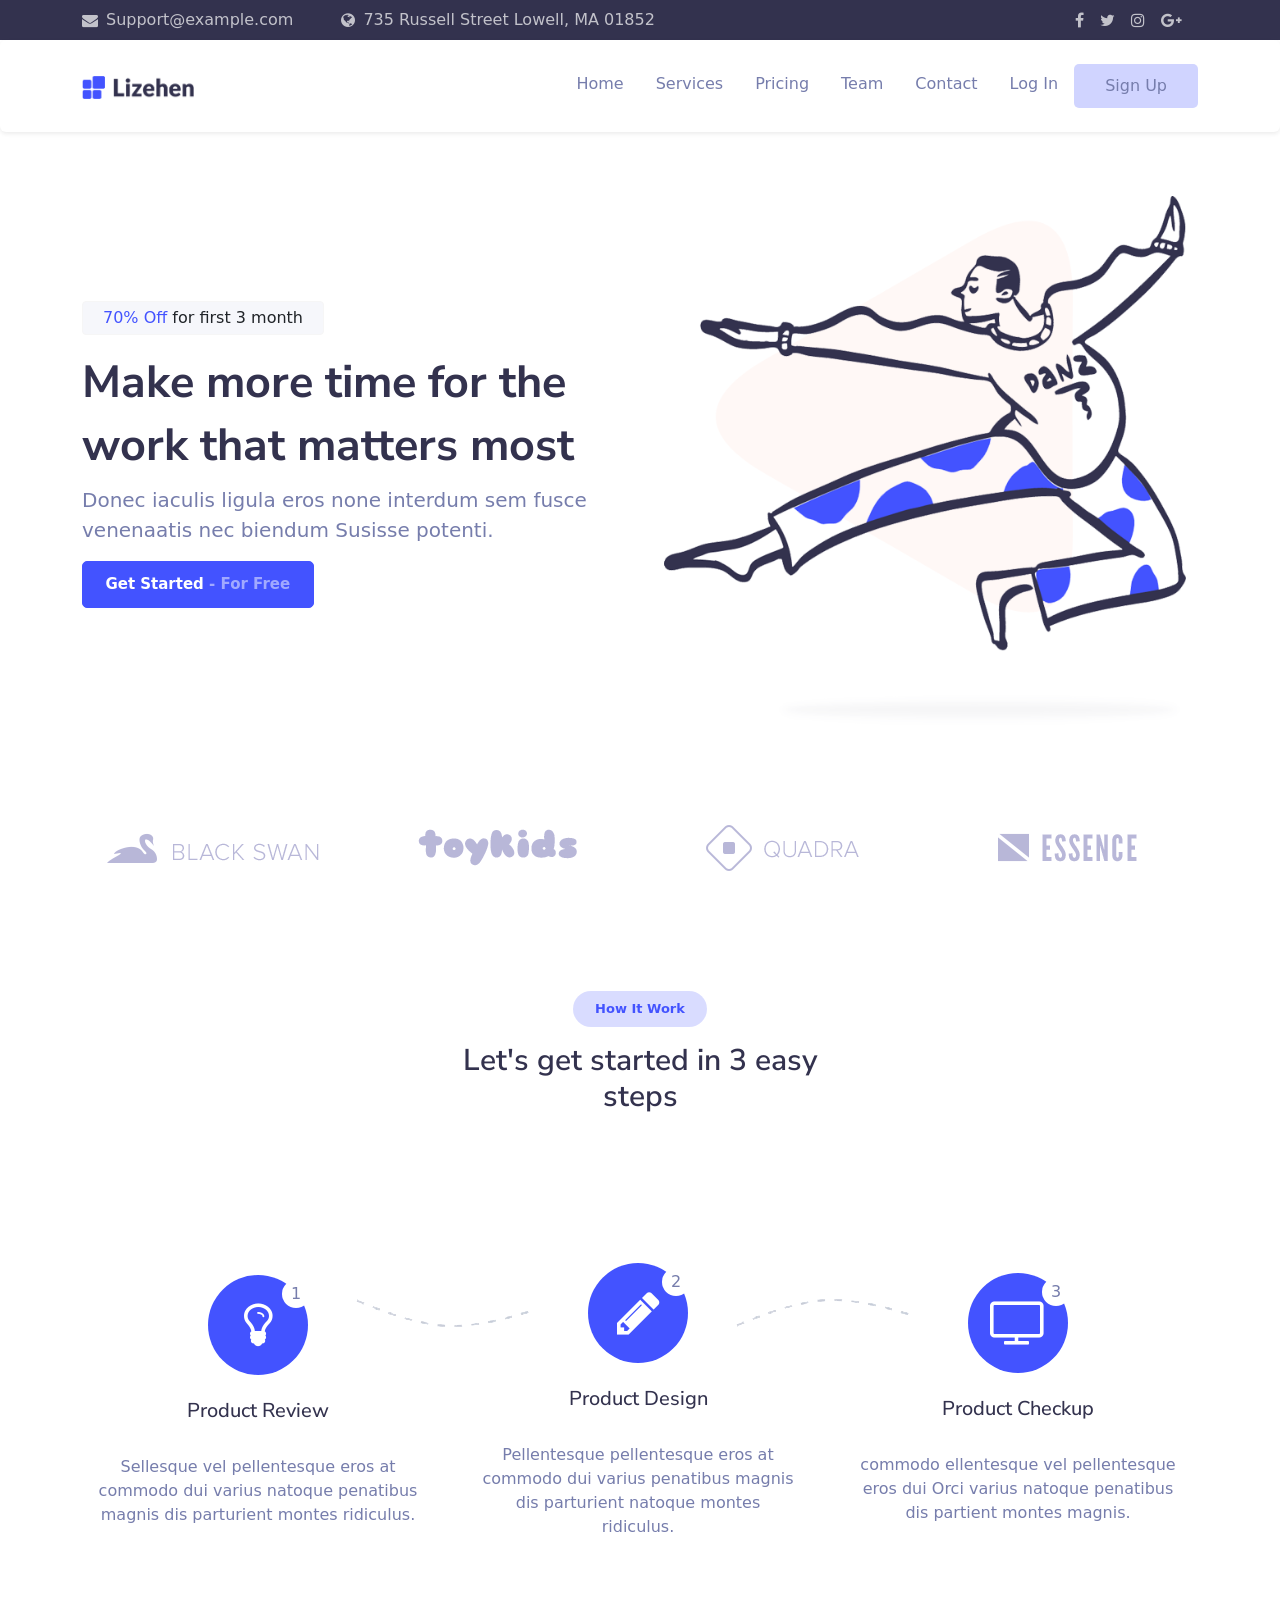
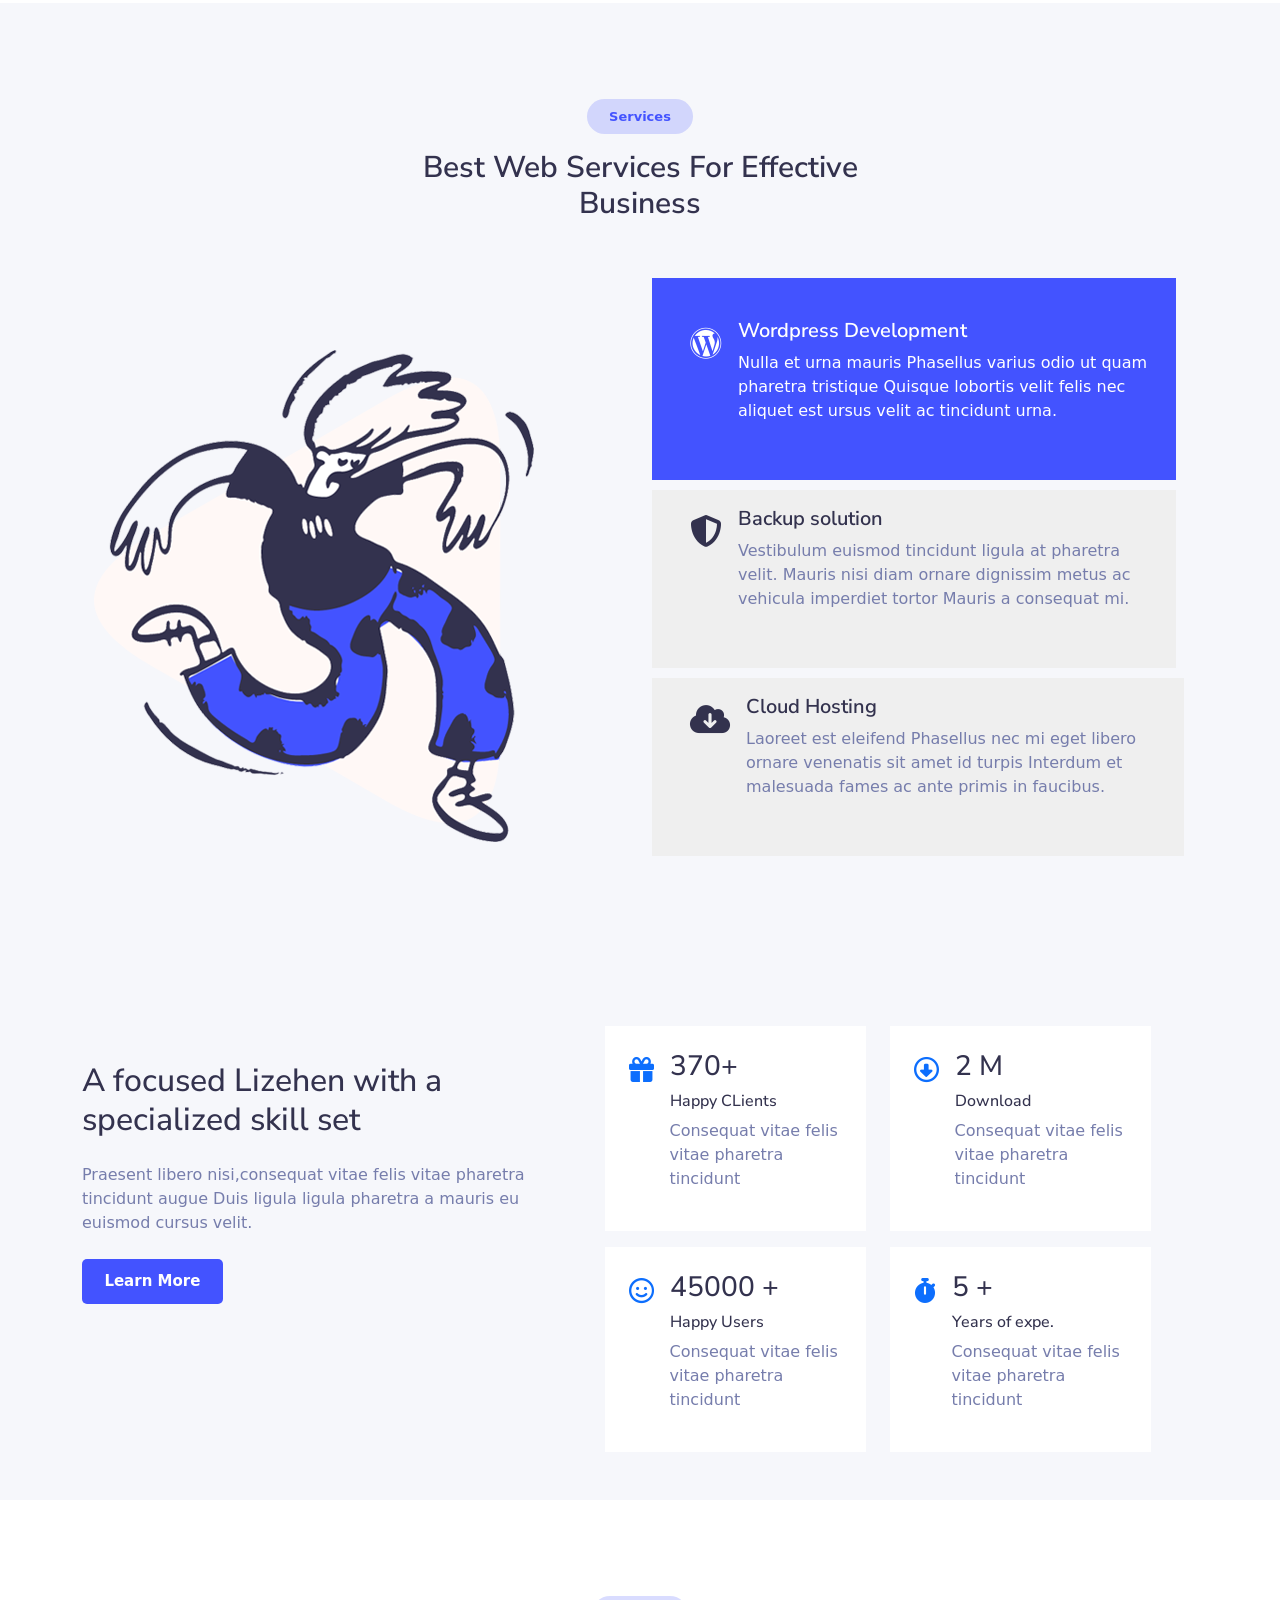
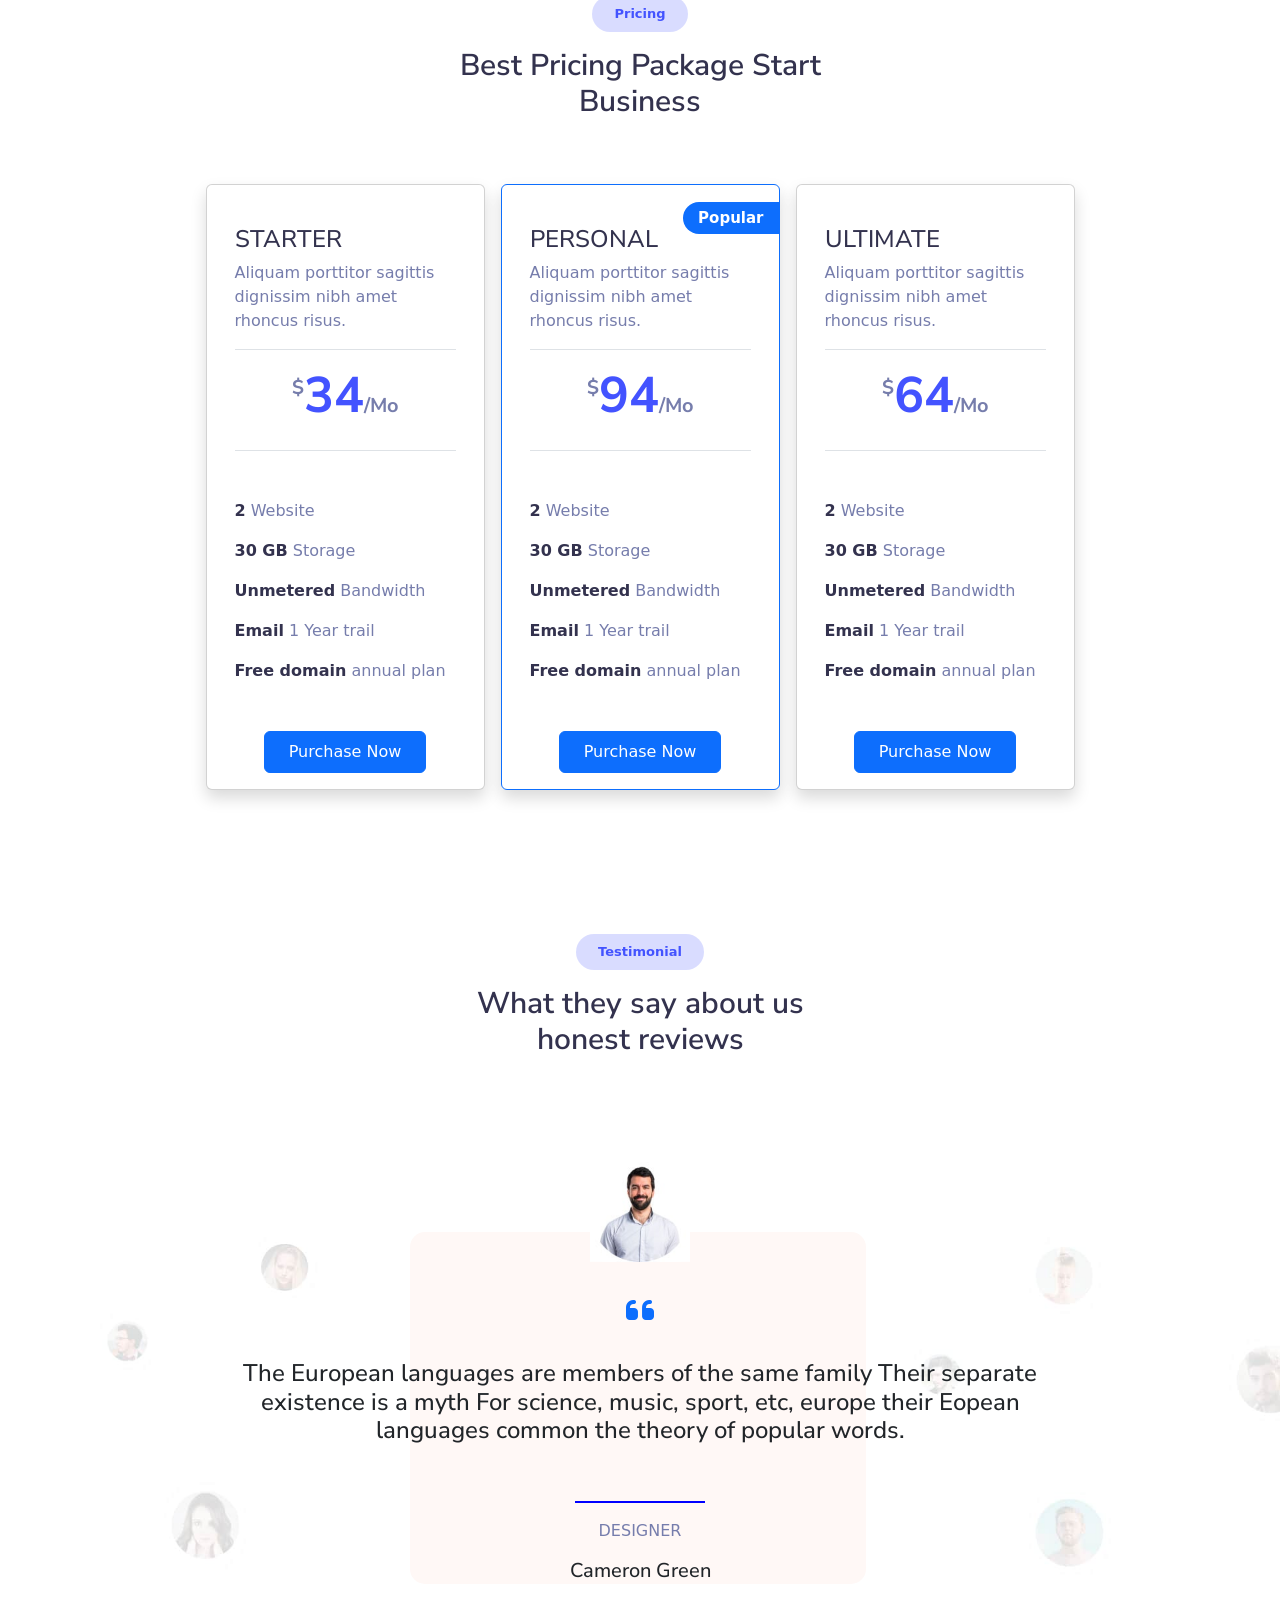
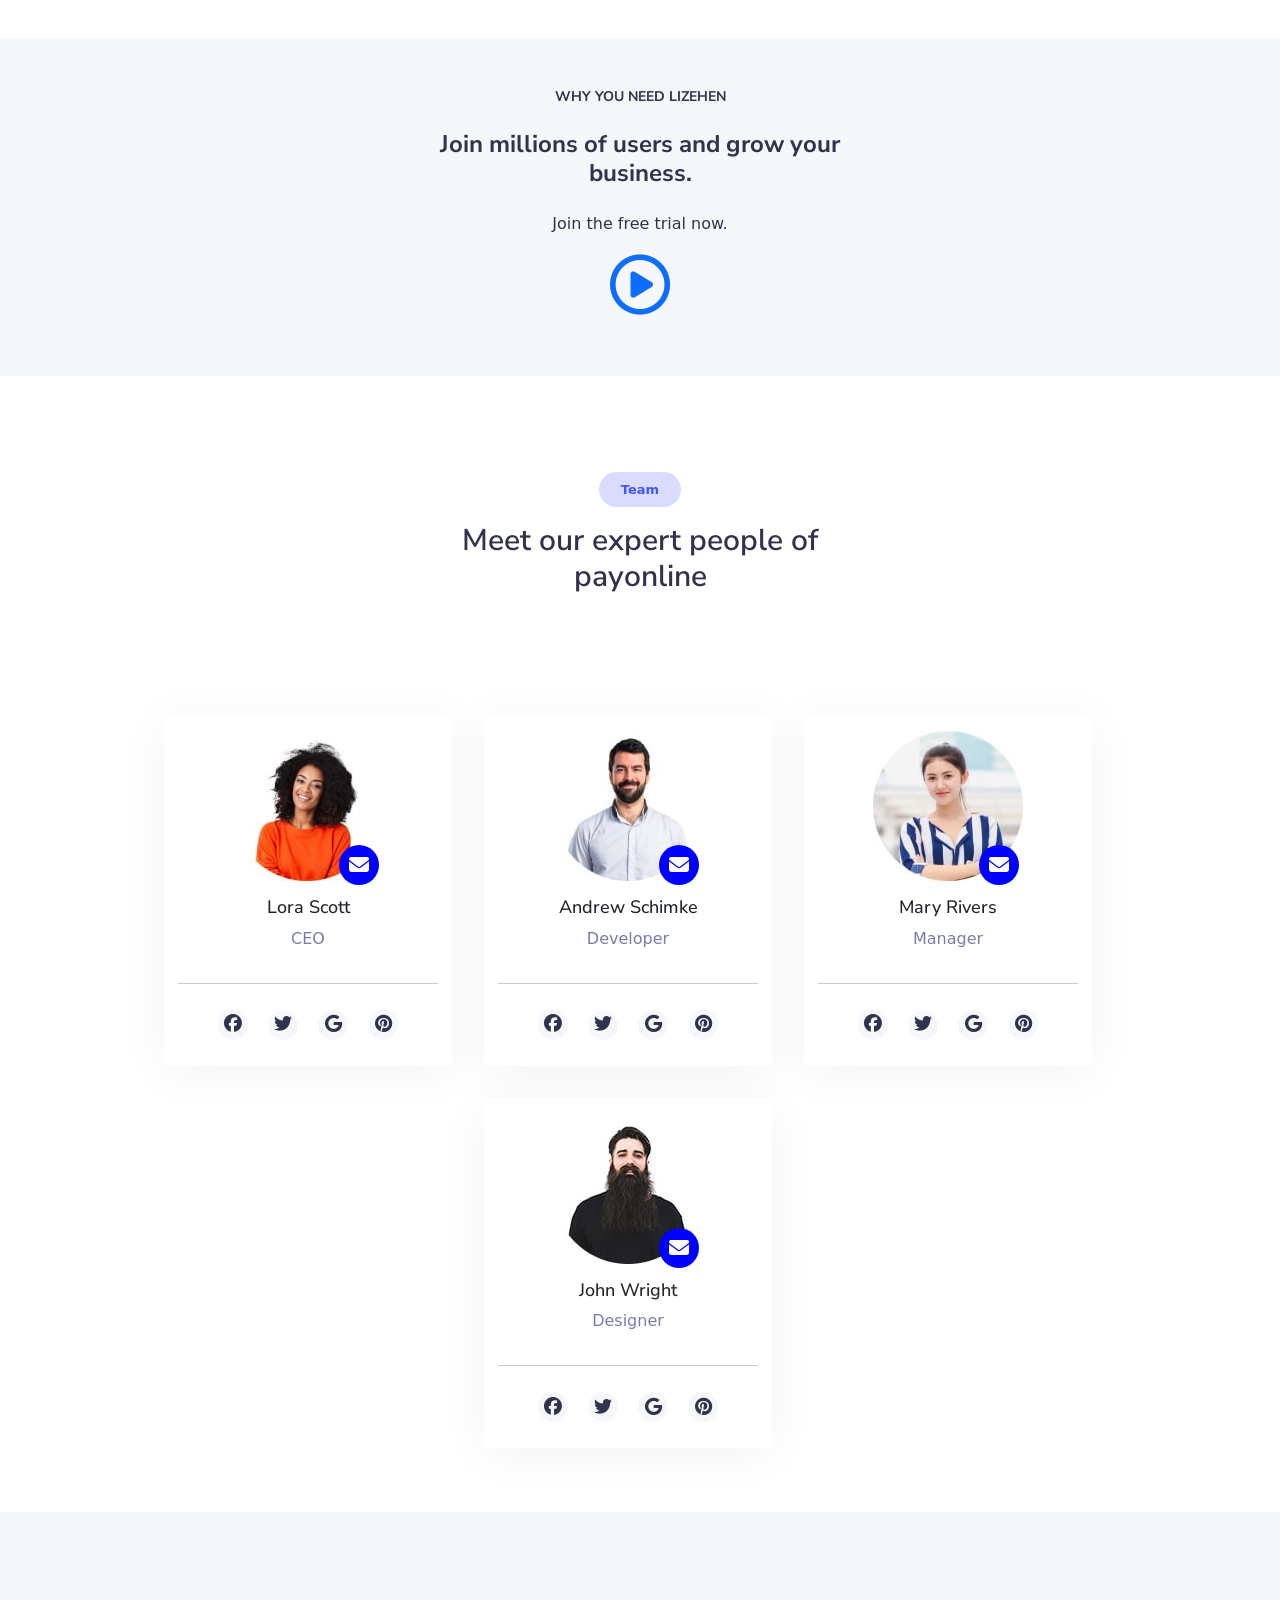
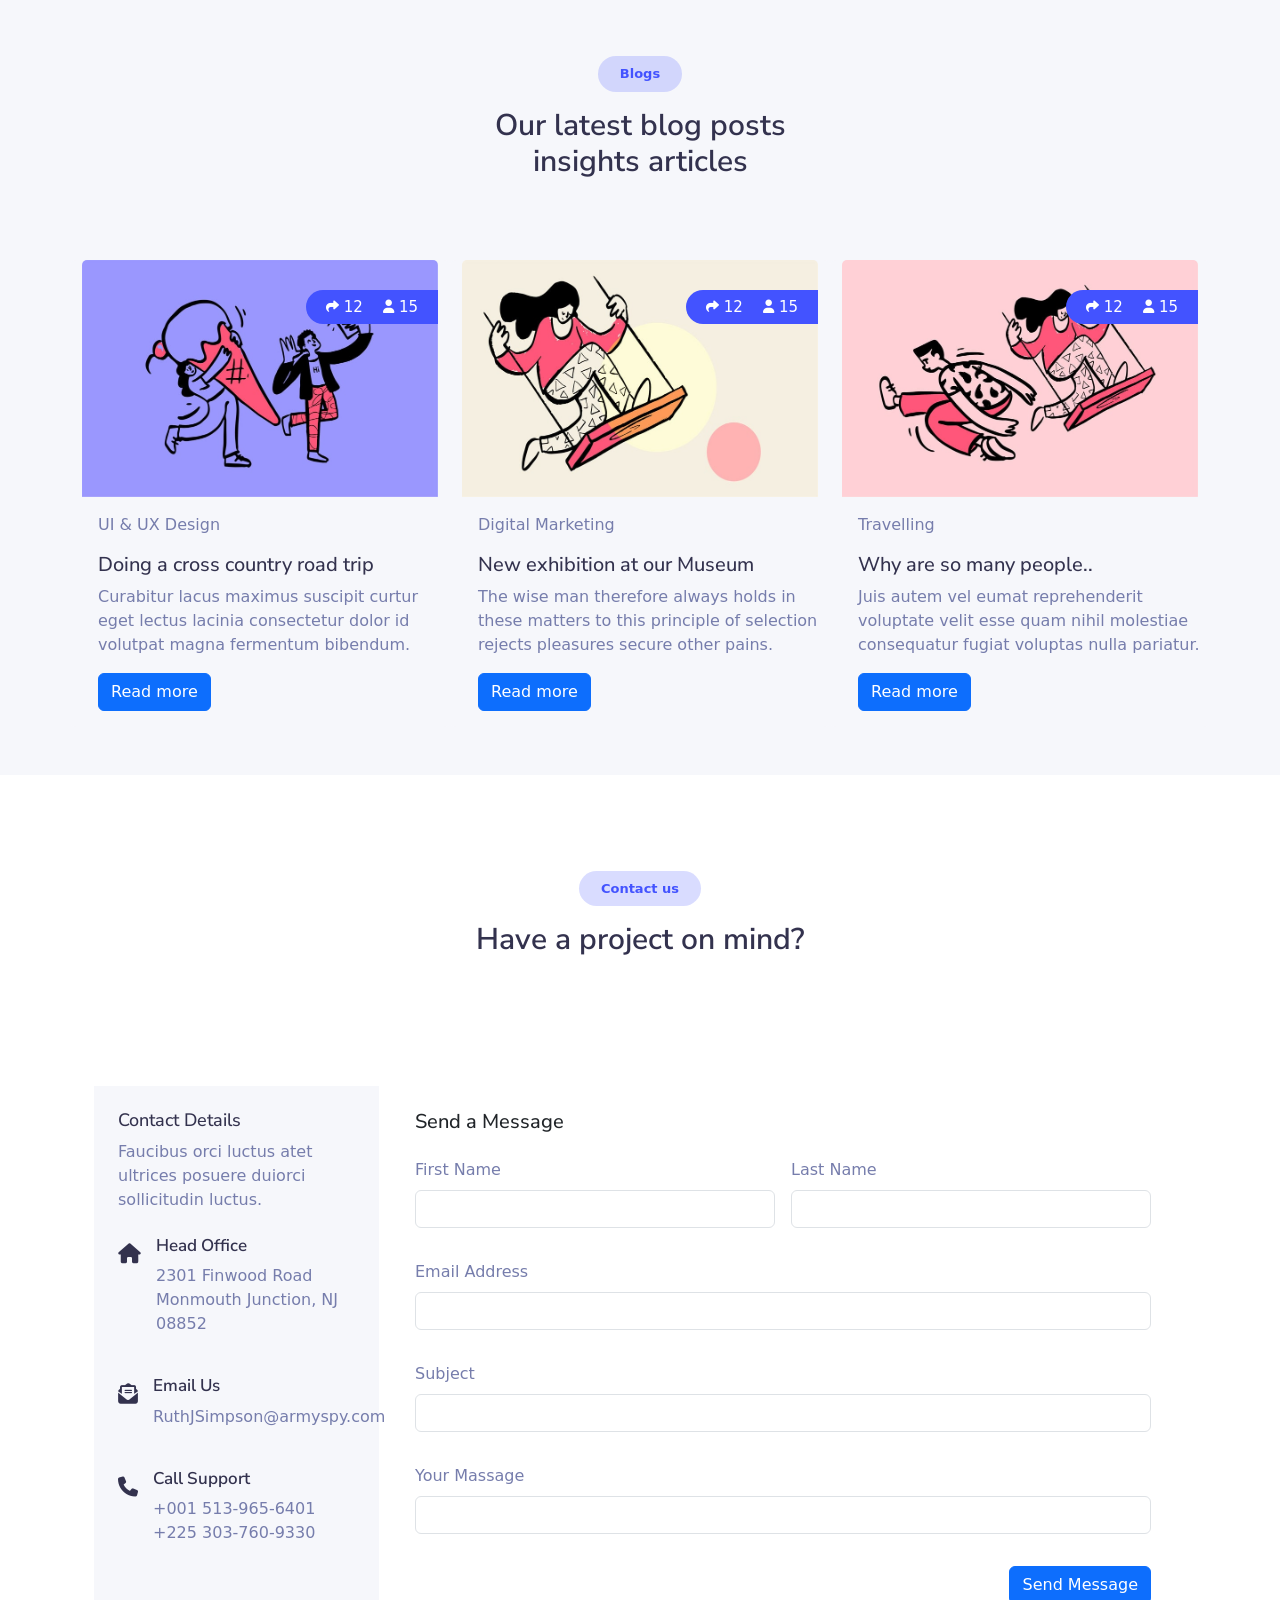
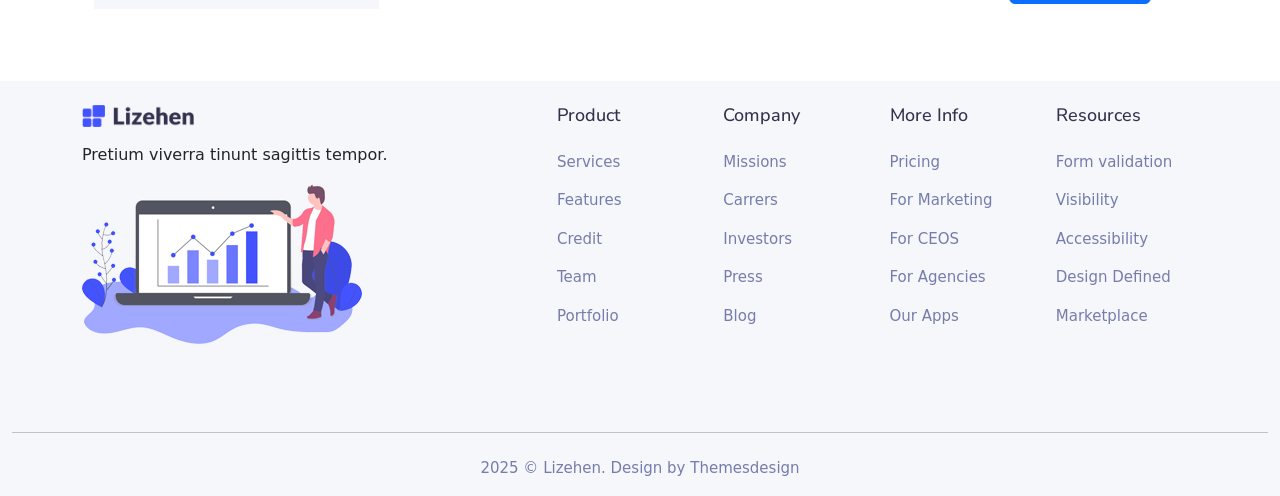
<file: index.html>
<!DOCTYPE html>
<html lang="en">

<head>
  <meta charset="UTF-8" />
  <meta http-equiv="X-UA-Compatible" content="IE=edge">
  <meta name="viewport" content="width=device-width, initial-scale=1.0" />
  <link href='https://fonts.googleapis.com/css?family=Nunito Sans' rel='stylesheet'>
  <link href="https://cdn.jsdelivr.net/npm/bootstrap@5.0.2/dist/css/bootstrap.min.css" rel="stylesheet" />
  <link rel="stylesheet" href="https://cdnjs.cloudflare.com/ajax/libs/font-awesome/6.7.2/css/all.min.css" />
  <link rel="stylesheet" href="https://cdnjs.cloudflare.com/ajax/libs/font-awesome/4.7.0/css/font-awesome.min.css" />
  <!-- <script src="js/include-html-min.js"></script>
  <script src="js/jquery.min.js"></script> -->
  <link href="css/bootstrap.min.css" rel="stylesheet" />
  
  <link rel="stylesheet" href="style.css" />
  <title>Home Page</title>
</head>

<body>
  <div class="container-fluid main d-none d-lg-block">
    <div class="container text-white d-flex justify-content-between">
      <div class="d-flex align-items-center py-2 main-1">
        <i class="fa fa-envelope pe-2" aria-hidden="true"></i>
        <a class="pe-5 text-decoration-none">Support@example.com</a>
        <i class="fa fa-globe pe-2" aria-hidden="true"></i>
        <a class="text-decoration-none" href="#">735 Russell Street Lowell, MA 01852</a>
      </div>
      <div class="d-flex align-items-center">
        <i class="fa fa-facebook pe-3" aria-hidden="true"></i>
        <i class="fa fa-twitter pe-3" aria-hidden="true"></i>
        <i class="fa fa-instagram pe-3" aria-hidden="true"></i>
        <i class="fa fa-google-plus pe-3" aria-hidden="true"></i>
      </div>
    </div>
  </div>
  <div class="header shadow-sm p-3 mb-5 bg-body rounded" id="myHeader">
    <nav class="navbar navbar-expand-lg bg-white">
      <div class="container">
        <a class="navbar-brand" href="#">
          <img src="./images/logo-dark.png" class="logo" />
        </a>
        <button class="navbar-toggler" type="button" data-bs-toggle="collapse" data-bs-target="#navbarNavDropdown"
          aria-controls="navbarSupportedContent" aria-expanded="false" aria-label="Toggle navigation">
          <span class="navbar-toggler-icon"></span>
        </button>
        <div class="collapse navbar-collapse" id="navbarNavDropdown">
          <ul class="navbar-nav ms-auto">
            <li class="nav-item">
              <a class="px-3 nav-link" href="#">Home</a>
            </li>
            <li class="nav-item">
              <a class="px-3 nav-link" href="#">Services <span class="sr-only"></span></a>
            </li>
            <li class="nav-item">
              <a class="px-3 nav-link" href="#">Pricing</a>
            </li>
            <li class="nav-item">
              <a class="px-3 nav-link" href="#">Team</a>
            </li>
            <li class="nav-item">
              <a class="px-3 nav-link" href="#">Contact</a>
            </li>
            <li class="nav-item">
              <a class="px-3 nav-link" href="#">Log In</a>
            </li>
            <li class="nav-item singup-btn">
              <a class="px-3 nav-link" href="#">Sign Up</a>
            </li>
          </ul>
        </div>
    </nav>
  </div>

  <!-- <div include-html="header.html" id="header_file"></div> -->
  <div class="container mt-5 mb-5">
    <div class="row d-flex-justify-content-center align-items-center">
      <div class="col-lg-6 col-sm-12 ">
        <label class="hero-label mb-3"><span id="hero-span-one">70% Off</span> for first 3 month</label>
        <h1 id="hero-h1" class="text-wrap tw-1">
          Make more time for the work that matters most
        </h1>
        <p id="hero-p" class="text-wrap tw-1">
          Donec iaculis ligula eros none interdum sem fusce venenaatis nec
          biendum Susisse potenti.
        </p>
        <button class="hero-btn butn">
          Get Started <span id="hero-span-two">- For Free</span>
        </button>
      </div>

      <div class="col-lg-6 col-sm-12 img mt-sm-3">
        <div class="container">
          <img src="./images/img-2.png" class="img-fluid" />
        </div>
      </div>
    </div>
  </div>

  <div class="container pb-5 pt-5">
    <div class="row">
      <div class="col-lg-3 col-sm-12 pb-4 d-flex justify-content-center align-items-center">
        <img src="./images/1.png" alt="" />
      </div>
      <div class="col-lg-3 col-sm-12 pb-4 d-flex justify-content-center align-items-center">
        <img src="./images/2.png" alt="" />
      </div>
      <div class="col-lg-3 col-sm-12 pb-4 d-flex justify-content-center align-items-center">
        <img src="./images/3.png" alt="" />
      </div>
      <div class="col-lg-3 col-sm-12 pb-4 d-flex justify-content-center align-items-center">
        <img src="./images/4.png" alt="" />
      </div>
    </div>
  </div>

  <div class="container py-5">
    <div class="label-work d-flex flex-column justify-content-center align-items-center pb-5">
      <p><b>How It Work</b></p>
      <h3 class="text-wrap tw-2 text-center">Let's get started in 3 easy steps</h3>
    </div>
  </div>

  <div class="container card-div mb-5">
    <div class="row">
      <div
        class="card  col-lg-4 col-sm-12 d-flex flex-column justify-content-center align-items-start position-relative border-0">
        <div class="arrow d-none d-lg-block">
          <img src="./images/arrow-1.png" alt="">
        </div>
        <div class="card-body product-title d-flex flex-column justify-content-center align-items-center">
          <div class="position-relative icon d-flex justify-content-center align-items-center">
            <i class="fa fa-lightbulb-o" aria-hidden="true"></i>
            <div class="bulb">
              <p class="d-flex justify-content-center align-items-center">
                1
              </p>
            </div>
          </div>
          <h5 class="card-title py-lg-4">Product Review</h5>
          <p class="card-text text-center text-wrap tw-3">
            Sellesque vel pellentesque eros at commodo dui varius natoque
            penatibus magnis dis parturient montes ridiculus.
          </p>
        </div>
      </div>

      <div class="card col-lg-4 col-sm-12 d-flex flex-column justify-content-center align-items-start border-0">
        <div class="arrow d-none d-lg-block">
          <img src="./images/arrow-2.png" alt="">
        </div>
        <div class="card-body product-title d-flex flex-column justify-content-center align-items-center">
          <div class="position-relative icon d-flex justify-content-center align-items-center">
            <i class="fa fa-pencil" aria-hidden="true"></i>
            <div class="bulb">
              <p class="d-flex justify-content-center align-items-center">
                2
              </p>
            </div>
          </div>

          <h5 class="card-title py-lg-4">Product Design</h5>
          <p class="card-text text-center text-wrap tw-3">
            Pellentesque pellentesque eros at commodo dui varius penatibus
            magnis dis parturient natoque montes ridiculus.
          </p>
        </div>
      </div>

      <div class="card col-lg-4 mt-lg-4 col-sm-12 d-flex flex-column justify-content-center align-items-start border-0">
        <div class="card-body product-title d-flex flex-column justify-content-center align-items-center">
          <div class="position-relative icon d-flex justify-content-center align-items-center">
            <i class="fa fa-television" aria-hidden="true"></i>
            <div class="bulb">
              <p class="d-flex justify-content-center align-items-center">
                3
              </p>
            </div>
          </div>

          <h5 class="card-title py-lg-4">Product Checkup</h5>
          <p class="card-text text-center text-wrap tw-3">
            commodo ellentesque vel pellentesque eros dui Orci varius natoque
            penatibus dis partient montes magnis.
          </p>
        </div>
      </div>
    </div>
  </div>

  <div class="container-fluid bg-serv py-5">
    <div class="container py-5">
      <div class="label-work d-flex flex-column justify-content-center align-items-center pb-5">
        <p><b>Services</b></p>
        <h3 class="text-wrap text-center tw-1">Best Web Services For Effective Business</h3>
      </div>
      <div class="col-lg-12">
        <div class="row">
          <div class="service-img col-lg-6 col-sm-12 mt-lg-5 d-flex justify-content-center align-items-center">
            <div class="container">
              <img id="bannerImage" src="./images/img-4.png" alt="" class="img-fluid" />
            </div>
          </div>
          <div class="col-lg-6 ani-but">
            <div class="row">
              <div id="myDIV">
                <button onclick="changeImage('./images/img-4.png')" class="button-word active">
                  <div class="border-0 d-flex mb-4 p-3 wd1 mt-4 col-lg-12 col-sm-12">
                    <i class="fa-brands fa-wordpress fa-2xl mx-3  pt-4"></i>
                    <div class="service-hero">
                      <h5 class="d-flex justify-content-start align-items-start">Wordpress Development</h5>
                      <p class="d-flex justify-content-start align-items-start  text-wrap tw-4">
                        Nulla et urna mauris Phasellus varius odio ut quam pharetra
                        tristique Quisque lobortis velit felis nec aliquet est ursus
                        velit ac tincidunt urna.
                      </p>
                    </div>
                  </div>
                </button>
                <button onclick="changeImage('./images/l-1.png')" class="button-word">
                  <div class="border-0 d-flex mb-4 p-3 wd2 col-sm-12">
                    <i class="fa-solid fa-shield-halved fa-2xl mx-3 pt-4"></i>
                    <div class="service-hero">
                      <h5 class="d-flex justify-content-start align-items-start">Backup solution</h5>
                      <p class="text-wrap tw-4">
                        Vestibulum euismod tincidunt ligula at pharetra velit.
                        Mauris nisi diam ornare dignissim metus ac vehicula
                        imperdiet tortor Mauris a consequat mi.
                      </p>
                    </div>
                  </div>
                </button>
                <button onclick="changeImage('./images/l-2.png')" class="button-word">
                  <div class="border-0 d-flex mb-4 p-3 wd3 col-sm-12">
                    <i
                      class="fa-solid fa-cloud-arrow-down fa-2xl mx-3 d-flex justify-content-center align-items-start pt-4"></i>
                    <div class="service-hero">
                      <h5 class="d-flex justify-content-start align-items-start">Cloud Hosting</h5>
                      <p class="text-wrap tw-4">
                        Laoreet est eleifend Phasellus nec mi eget libero ornare
                        venenatis sit amet id turpis Interdum et malesuada fames ac
                        ante primis in faucibus.
                      </p>
                    </div>
                  </div>
                </button>
              </div>
            </div>
          </div>
        </div>
      </div>
    </div>
    <div class="container mt-5">
      <div class="row">
        <div
          class="col-lg-5 mb-sm-5 mb-lg-5 service-part-two d-flex flex-column justify-content-center align-items-start">
          <h2 class="mb-4">A focused Lizehen with a specialized skill set</h2>
          <p class="mb-4">
            Praesent libero nisi,consequat vitae felis vitae pharetra
            tincidunt augue Duis ligula ligula pharetra a mauris eu euismod
            cursus velit.
          </p>
          <a href="#"><b>Learn More</b></a>
        </div>
        <div class="container col-lg-6 col-sm-12 mt-5">
          <div class="row">
            <div class="col-lg-6 col-sm-12 d-flex  mt-3">
              <div class="d-flex bg-white  p-4 i col-sm-12">
                <i class="fa-solid fa-gift pt-2 text-primary"></i>
                <div class="ms-3 service-part-two-right">
                  <h3>370+</h3>
                  <h6>Happy CLients</h6>
                  <p>Consequat vitae felis vitae pharetra tincidunt</p>
                </div>
              </div>
            </div>
            <div class="col-lg-6 col-sm-12 mt-3">
              <div class="d-flex bg-white p-4 i">
                <i class="fa-regular fa-circle-down pt-2 text-primary"></i>
                <div class="ms-3 service-part-two-right">
                  <h3>2 M</h3>
                  <h6>Download</h6>
                  <p>Consequat vitae felis vitae pharetra tincidunt</p>
                </div>
              </div>
            </div>


            <div class="col-lg-6 col-sm-12">
              <div class="d-flex bg-white mt-3 p-4 i">
                <i class="fa-regular fa-face-smile pt-2 text-primary"></i>
                <div class="ms-3 service-part-two-right">
                  <h3>45000 +</h3>
                  <h6>Happy Users</h6>
                  <p>Consequat vitae felis vitae pharetra tincidunt</p>
                </div>
              </div>
            </div>
            <div class="col-lg-6 col-sm-12">
              <div class="d-flex bg-white mt-3 p-4 i">
                <i class="fa-solid fa-stopwatch pt-2 text-primary"></i>
                <div class="ms-3 service-part-two-right">
                  <h3>5 +</h3>
                  <h6>Years of expe.</h6>
                  <p>Consequat vitae felis vitae pharetra tincidunt</p>
                </div>
              </div>
            </div>

          </div>
        </div>
      </div>
    </div>
  </div>
  </div>
  </div>
  </div>
  <div class="container py-5">
    <div class="label-work d-flex flex-column justify-content-center align-items-center py-5">
      <p><b>Pricing</b></p>
      <h3 class="text-wrap text-center tw-4">Best Pricing Package Start Business</h3>
    </div>
    <div class="container">
      <div class="row d-flex justify-content-center">
        <div class="card col-lg-3 col-sm-12 pt-4 m-2 pricing-card shadow mb-5 bg-white rounded">
          <div class="card-body pri-card">
            <h4 class="card-title">STARTER</h4>
            <p class="card-text border-bottom pb-3">
              Aliquam porttitor sagittis dignissim nibh amet rhoncus risus.
            </p>
            <div class="d-flex justify-content-center align-items-center border-bottom pb-3 mb-5">
              <h1>
                <sup><span class="pricing-span">$</span></sup>34<span class="pricing-span">/Mo</span>
              </h1>
            </div>
            <p><span><b>2</b></span> Website</p>
            <p><span><b>30 GB</b></span> Storage</p>
            <p><span><b>Unmetered</b></span> Bandwidth</p>
            <p><span><b>Email</b></span> 1 Year trail</p>
            <p class="mb-5">
              <span><b>Free domain</b></span> annual plan
            </p>
            <div class="d-flex justify-content-center align-items-center">
              <button class="btn btn-primary px-4 py-2">Purchase Now</button>
            </div>
          </div>
        </div>
        <div class="card col-lg-3 pt-4 col-sm-12 m-2 border-primary pc shadow mb-5 bg-white rounded">
          <div class="popular">
            <p class="bg-primary text-white"><b>Popular</b></p>
          </div>
          <div class="card-body pri-card">
            <div class="d-flex justify-content-between">
              <h4 class="card-title">PERSONAL</h4>
            </div>
            <p class="border-bottom pb-3">
              Aliquam porttitor sagittis dignissim nibh amet rhoncus risus.
            </p>
            <div class="d-flex justify-content-center align-items-center border-bottom pb-3 mb-5">
              <h1>
                <sup><span class="pricing-span">$</span></sup>94<span class="pricing-span">/Mo</span>
              </h1>
            </div>
            <p><span><b>2</b></span> Website</p>
            <p><span><b>30 GB</b></span> Storage</p>
            <p><span><b>Unmetered</b></span> Bandwidth</p>
            <p><span><b>Email</b></span> 1 Year trail</p>
            <p class="mb-5">
              <span><b>Free domain</b></span> annual plan
            </p>
            <div class="d-flex justify-content-center align-items-center">
              <button class="btn btn-primary px-4 py-2">Purchase Now</button>
            </div>
          </div>
        </div>
        <div class="card col-lg-3 pt-4 col-sm-12 m-2 pricing-card pc shadow mb-5 bg-white rounded">
          <div class="card-body pri-card">
            <h4 class="card-title">ULTIMATE</h4>
            <p class=" border-bottom pb-3">
              Aliquam porttitor sagittis dignissim nibh amet rhoncus risus.
            </p>
            <div class="d-flex justify-content-center align-items-center border-bottom pb-3 mb-5">
              <h1>
                <sup><span class="pricing-span">$</span></sup>64<span class="pricing-span">/Mo</span>
              </h1>
            </div>
            <p><span><b>2</b></span> Website</p>
            <p><span><b>30 GB</b></span> Storage</p>
            <p><span><b>Unmetered</b></span> Bandwidth</p>
            <p><span><b>Email</b></span> 1 Year trail</p>
            <p class="mb-5">
              <span><b>Free domain</b></span> annual plan
            </p>
            <div class="d-flex justify-content-center align-items-center">
              <button class="btn btn-primary px-4 py-2">Purchase Now</button>
            </div>
          </div>
        </div>
      </div>
    </div>
  </div>
  </div>

  <div class="container my-5">
    <div class="label-work d-flex flex-column justify-content-center align-items-center pb-5">
      <p><b>Testimonial</b></p>
      <h3 class="text-wrap text-center tw-4">What they say about us honest reviews</h3>
    </div>
  </div>
  <div class="container-fluid bg my-5">
    <div class="container zxz mt-5">

      <div id="carouselExampleInterval" class="carousel slide" data-bs-ride="carousel">
        <div class="carousel-inner">
          <div class="carousel-item active bg-in-bg" data-bs-interval="2000">

            <img src="./images/img-11.jpg" class="d-block w-100 mb-5" alt="1">

            <i
              class="fa-solid fa-quote-left fa-2xl text-primary d-flex justify-content-center align-items-center pb-5"></i>
            <h4 class="d-flex justify-content-center align-items-center text-center pb-5">The European languages
              are members of the same family Their separate<br> existence is a myth For science, music, sport, etc,
              europe their Eopean<br> languages common the theory of popular words.</h4>
            <center>
              <p class="line"></p>
            </center>
            <p class="text-center" style="color: #767dac;">DEVELOPER</p>
            <h5 class="text-center">Jeremiah Eskew</h5>
          </div>
          <div class="carousel-item bg-in-bg" data-bs-interval="2000">
            <img src="./images/img-12.jpg" class="d-block w-100 mb-5" alt="1">
            <i
              class="fa-solid fa-quote-left fa-2xl text-primary d-flex justify-content-center align-items-center pb-5"></i>
            <h4 class="d-flex justify-content-center align-items-center text-center pb-5">The European languages
              are members of the same family Their separate<br> existence is a myth For science, music, sport, etc,
              europe their Eopean<br> languages common the theory of popular words.</h4>
            <center>
              <p class="line"></p>
            </center>
            <p class="d-flex justify-content-center align-items-center" style="color: #767dac;">DESIGNER</p>
            <h5 class="d-flex justify-content-center align-items-center">Cameron Green</h5>
          </div>
          <div class="carousel-item bg-in-bg" data-bs-interval="2000">
            <img src="./images/img-13.jpg" class="d-block w-100 mb-5" alt="1">
            <i
              class="fa-solid fa-quote-left fa-2xl text-primary d-flex justify-content-center align-items-center pb-5"></i>
            <h4 class="d-flex justify-content-center align-items-center text-center pb-5">The European languages
              are members of the same family Their separate<br> existence is a myth For science, music, sport, etc,
              europe their Eopean<br> languages common the theory of popular words.</h4>
            <center>
              <p class="line"></p>
            </center>
            <p class="d-flex justify-content-center align-items-center" style="color: #767dac;">MANAGER</p>
            <h5 class="d-flex justify-content-center align-items-center">Sammy Randolph</h5>
          </div>
        </div>
        <button class="carousel-control-prev" type="button" data-bs-target="#carouselExampleInterval"
          data-bs-slide="prev">
          <span class="carousel-control-prev-icon" aria-hidden="true"></span>
          <span class="visually-hidden">Previous</span>
        </button>
        <button class="carousel-control-next" type="button" data-bs-target="#carouselExampleInterval"
          data-bs-slide="next">
          <span class="carousel-control-next-icon" aria-hidden="true"></span>
          <span class="visually-hidden">Next</span>
        </button>
      </div>
      <div class="back-colo"></div>
    </div>
  </div>

  <div class="container-fluid mx">
    <div class="container mx-in">
      <h6 class="d-flex justify-content-center align-items-center mb-4"><b>WHY YOU NEED LIZEHEN</b></h6>
      <h2 class="d-flex justify-content-center align-items-center  mb-4 text-center">Join millions of users and grow
        your<br> business.
      </h2>
      <p class="d-flex justify-content-center align-items-center mb-5">Join the free trial now.</p>
      <a href="https://www.google.com/"><i
          class="fa-regular fa-circle-play fa-2xl text-primary d-flex justify-content-center"></i></a>
    </div>
  </div>


  <div class="container my-5 pt-5">
    <div class="label-work d-flex flex-column justify-content-center align-items-center pb-5">
      <p><b>Team</b></p>
      <h3 class="text-wrap text-center tw-4">Meet our expert people of payonline</h3>
    </div>
  </div>
  <div class="container-fluid my-5">
    <div class="row col-sm-12 d-flex justify-content-center align-items-center">
      <div class="card border-0 p-lg-0 m-3 col-lg-12 col-sm-12 ms d-flex justify-content-center align-items-center"
        style="width: 18rem; box-shadow: 0 6px 50px rgba(0,0,0,.05);">
        <div class="msg-div">
          <img src="./images/img-11.jpg" class="card-img-top mt-3" alt="">
          <i class="fa-solid fa-envelope text-white msg-i"></i>
        </div>
        <div class="card-body team-card">
          <h5 class="card-title text-center">Lora Scott</h5>
          <p class="card-text text-center pb-3">CEO</p>
          <hr class="ms-hr">
          <div class="d-flex justify-content-center align-items-center">
            <div class="ms-i">
              <i class="fa-brands fa-facebook-f fa-2xl"></i>
            </div class="ms-i">
            <div class="ms-i">
              <i class="fa-brands fa-twitter fa-2xl"></i>
            </div>
            <div class="ms-i">
              <i class="fa-brands fa-google fa-2xl"></i>
            </div>
            <div class="ms-i">
              <i class="fa-brands fa-pinterest fa-2xl"></i>
            </div>
          </div>
        </div>
      </div>
      <div class="card border-0 col-sm-12 m-3 p-lg-0 ms d-flex justify-content-center align-items-center"
        style="width: 18rem; box-shadow: 0 6px 50px rgba(0,0,0,.05);">
        <div class="msg-div">
          <img src="./images/img-12.jpg" class="card-img-top mt-3" alt="">
          <i class="fa-solid fa-envelope text-white msg-i"></i>
        </div>
        <div class="card-body team-card">
          <h5 class="card-title text-center">Andrew Schimke</h5>
          <p class="card-text text-center pb-3">Developer</p>
          <hr class="ms-hr">
          <div class="d-flex justify-content-center align-items-center">
            <div class="ms-i">
              <i class="fa-brands fa-facebook-f fa-2xl"></i>
            </div class="ms-i">
            <div class="ms-i">
              <i class="fa-brands fa-twitter fa-2xl"></i>
            </div>
            <div class="ms-i">
              <i class="fa-brands fa-google fa-2xl"></i>
            </div>
            <div class="ms-i">
              <i class="fa-brands fa-pinterest fa-2xl"></i>
            </div>
          </div>
        </div>
      </div>
      <div class="card border-0  col-sm-12 m-3 p-lg-0 ms d-flex justify-content-center align-items-center"
        style="width: 18rem; box-shadow: 0 6px 50px rgba(0,0,0,.05);">
        <div class="msg-div">
          <img src="./images/img-13.jpg" class="card-img-top mt-3" alt="">
          <i class="fa-solid fa-envelope text-white msg-i"></i>
        </div>
        <div class="card-body team-card">
          <h5 class="card-title text-center">Mary Rivers</h5>
          <p class="card-text text-center pb-3">Manager</p>
          <hr class="ms-hr">
          <div class="d-flex justify-content-center align-items-center">
            <div class="ms-i">
              <i class="fa-brands fa-facebook-f fa-2xl"></i>
            </div class="ms-i">
            <div class="ms-i">
              <i class="fa-brands fa-twitter fa-2xl"></i>
            </div>
            <div class="ms-i">
              <i class="fa-brands fa-google fa-2xl"></i>
            </div>
            <div class="ms-i">
              <i class="fa-brands fa-pinterest fa-2xl"></i>
            </div>
          </div>
        </div>
      </div>
      <div class="card border-0 col-sm-12 m-3 p-lg-0 ms d-flex justify-content-center align-items-center"
        style="width: 18rem; box-shadow: 0 6px 50px rgba(0,0,0,.05);">
        <div class="msg-div">
          <img src="./images/img-14.jpg" class="card-img-top mt-3" alt="">
          <i class="fa-solid fa-envelope text-white msg-i"></i>
        </div>
        <div class="card-body team-card">
          <h5 class="card-title text-center">John Wright</h5>
          <p class="card-text text-center pb-3">Designer</p>
          <hr class="ms-hr">
          <div class="d-flex justify-content-center align-items-center">
            <div class="ms-i">
              <i class="fa-brands fa-facebook-f fa-2xl"></i>
            </div class="ms-i">
            <div class="ms-i">
              <i class="fa-brands fa-twitter fa-2xl"></i>
            </div>
            <div class="ms-i">
              <i class="fa-brands fa-google fa-2xl"></i>
            </div>
            <div class="ms-i">
              <i class="fa-brands fa-pinterest fa-2xl"></i>
            </div>
          </div>
        </div>
      </div>
    </div>
  </div>


  <div class="container-fluid blog py-5">
    <div class="container my-5 pt-5">
      <div class="label-work d-flex flex-column justify-content-center align-items-center pb-4">
        <p><b>Blogs</b></p>
        <h3 class="text-wrap text-center tw-3">Our latest blog posts insights articles</h3>
      </div>
    </div>
    <div class="container">
      <div class="row ">
        <div class="card col-lg-4 col-sm-12 border-0 " style="background-color: #F6F7FB;">
          <img src="./images/img-10.jpg" class="card-img-top" alt="">
          <div class="d-flex">
            <div class="d-flex ui-up">
              <div class="d-flex ui-up-i">
                <i class="fa-solid fa-share text-white"></i>
                <span>12</span>
              </div>
              <div class="d-flex ui-up-ii">
                <i class="fa-solid fa-user text-white"></i>
                <span>15</span>
              </div>
            </div>
          </div>
          <div class="card-body block-card">
            <p>UI & UX Design</p>
            <h5>Doing a cross country road trip</h5>
            <p class="text-wrap tw-5">Curabitur lacus maximus suscipit curtur eget lectus lacinia consectetur dolor id
              volutpat
              magna fermentum bibendum.</p>
            <a href="#" class="btn btn-primary">Read more</a>
          </div>
        </div>
        <div class="card col-lg-4 col-sm-12 border-0" style="background-color: #F6F7FB;">
          <img src="./images/img-20.jpg" class="card-img-top" alt="">
          <div class="d-flex">
            <div class="d-flex ui-up">
              <div class="d-flex ui-up-i">
                <i class="fa-solid fa-share text-white"></i>
                <span>12</span>
              </div>
              <div class="d-flex ui-up-ii">
                <i class="fa-solid fa-user text-white"></i>
                <span>15</span>
              </div>
            </div>
          </div>
          <div class="card-body block-card">
            <p id="cardf">Digital Marketing</p>
            <h5 class="card-title">New exhibition at our Museum</h5>
            <p id="card-text" class="text-wrap tw-5">The wise man therefore always holds in these matters to this
              principle of selection
              rejects pleasures secure other pains.</p>
            <a href="#" class="btn btn-primary">Read more</a>
          </div>
        </div>
        <div class="card col-lg-4 col-sm-12 border-0" style="background-color: #F6F7FB;">
          <img src="./images/img-30.jpg" class="card-img-top" alt="">
          <div class="d-flex">
            <div class="d-flex ui-up">
              <div class="d-flex ui-up-i">
                <i class="fa-solid fa-share text-white"></i>
                <span>12</span>
              </div>
              <div class="d-flex ui-up-ii">
                <i class="fa-solid fa-user text-white"></i>
                <span>15</span>
              </div>
            </div>
          </div>
          <div class="card-body block-card">
            <p id="cardf">Travelling</p>
            <h5 class="card-title">Why are so many people..</h5>
            <p id="card-text" class="text-wrap tw-5">Juis autem vel eumat reprehenderit voluptate velit esse quam
              nihil
              molestiae consequatur
              fugiat voluptas nulla pariatur.</p>
            <a href="#" class="btn btn-primary">Read more</a>
          </div>
        </div>
      </div>
    </div>
  </div>

  <div class="container my-5 pt-5">
    <div class="label-work d-flex flex-column justify-content-center align-items-center pb-5">
      <p><b>Contact us</b></p>
      <h3>Have a project on mind?</h3>
    </div>
  </div>
  <div class="container my-5">
    <div class="row">
      <div class="contact-bg col-lg-3 col-sm-12 p-lg-4 pt-sm-4 m-lg-4 p-5">
        <div class="mb-4">
          <h5>Contact Details</h5>
          <p>Faucibus orci luctus atet ultrices posuere duiorci sollicitudin luctus.</p>
        </div>
        <div class="d-flex contact-i mb-4">
          <i class="fa-solid fa-house"></i>
          <div class="contact-i-in">
            <h5>Head Office</h5>
            <p>2301 Finwood Road Monmouth Junction, NJ 08852</p>
          </div>
        </div>
        <div class="d-flex contact-i mb-4">
          <i class="fa-solid fa-envelope-open-text"></i>
          <div class="contact-i-in">
            <h5>Email Us</h5>
            <p>RuthJSimpson@armyspy.com</p>
          </div>
        </div>
        <div class="d-flex contact-i mb-4">
          <i class="fa-solid fa-phone"></i>
          <div class="contact-i-in">
            <h5>Call Support</h5>
            <p>+001 513-965-6401<br>
              +225 303-760-9330</p>

          </div>
        </div>
      </div>
      <div class="col-lg-8 col-sm-12 mt-sm-5">
        <form class="row g-3">
          <h5 class="f-18">Send a Message</h5>
          <div class="col-md-6 pb-3">
            <label class="form-label">First Name</label>
            <input type="text" class="form-control">
          </div>
          <div class="col-md-6 pb-3">
            <label class="form-label">Last Name</label>
            <input type="text" class="form-control">
          </div>
          <div class="col-12 pb-3">
            <label class="form-label">Email Address</label>
            <input type="Email" class="form-control">
          </div>
          <div class="col-12 pb-3">
            <label class="form-label">Subject</label>
            <input type="text" class="form-control">
          </div>
          <div class="col-12 pb-3">
            <label class="form-label">Your Massage</label>
            <input type="textarea" class="form-control">
          </div>
          <div class="col-12 pb-3 text-end">
            <button type="submit" class="btn btn-primary">Send Message</button>
          </div>
        </form>
      </div>
    </div>
  </div>

  <div class="container-fluid footer">
    <div class="container py-4">
      <div class="row mb-5">
        <div class="fimg col-lg-5 col-sm-12">
          <img src="./images/logo-dark.png" class="flogo mb-3" alt="">
          <p>Pretium viverra tinunt sagittis tempor.</p>
          <img src="./images/footer.png" alt="">
        </div>
        <div class="col-lg-7 col-sm-12">
          <div class="row d-flex justify-content-center align-items-center">
            <div class="fp col-lg-3 col-sm-12">
              <h5 class="pb-3">Product</h5>
              <p>Services</p>
              <p>Features</p>
              <p>Credit</p>
              <p>Team</p>
              <p>Portfolio</p>
            </div>
            <div class="fp col-lg-3 col-sm-12">
              <h5 class="pb-3">Company</h5>
              <p>Missions</p>
              <p>Carrers</p>
              <p>Investors</p>
              <p>Press</p>
              <p>Blog</p>
            </div>
            <div class="fp col-lg-3 col-sm-12">
              <h5 class="pb-3">More Info</h5>
              <p>Pricing</p>
              <p>For Marketing</p>
              <p>For CEOS</p>
              <p>For Agencies</p>
              <p>Our Apps</p>
            </div>
            <div class="fp col-lg-3 col-sm-12">
              <h5 class="pb-3">Resources</h5>
              <p>Form validation</p>
              <p>Visibility</p>
              <p>Accessibility</p>
              <p>Design Defined</p>
              <p>Marketplace</p>
            </div>
          </div>
        </div>
      </div>
    </div>
    <hr>
    <div class="fp d-flex justify-content-center align-items-center pt-2">
      <p>2025 © Lizehen. Design by Themesdesign</p>
    </div>
  </div>
  </div>
  <!-- header sticky JS start -->
  <script>
    window.onscroll = function () {
      myFunction();
    };

    var header = document.getElementById("myHeader");
    var sticky = header.offsetTop;

    function myFunction() {
      if (window.pageYOffset > sticky) {
        header.classList.add("sticky");
      } else {
        header.classList.remove("sticky");
      }
    }
  </script>
  <!-- header sticky js end -->
  <script src="script.js"></script>
  <script src="https://cdn.jsdelivr.net/npm/@popperjs/core@2.9.2/dist/umd/popper.min.js"></script>
  <script src="https://cdn.jsdelivr.net/npm/bootstrap@5.0.2/dist/js/bootstrap.min.js"></script>
</body>

</html>
</file>
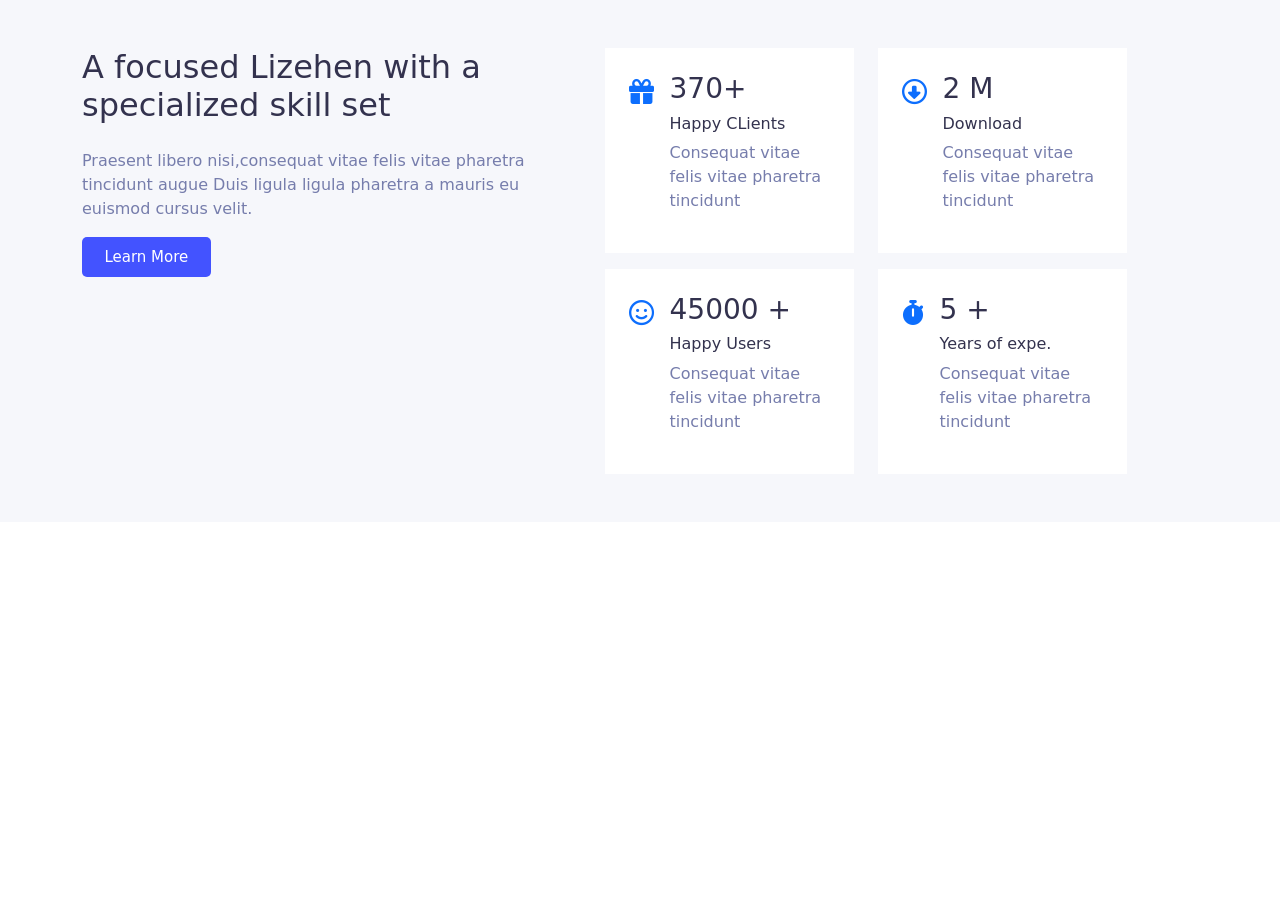
<file: aa.html>
<!DOCTYPE html>
<html lang="en">

<head>
    <meta charset="UTF-8" />
    <meta name="viewport" content="width=device-width, initial-scale=1.0" />
    <link href="https://cdn.jsdelivr.net/npm/bootstrap@5.3.3/dist/css/bootstrap.min.css" rel="stylesheet" />
    <script src="https://cdn.jsdelivr.net/npm/bootstrap@5.3.3/dist/js/bootstrap.bundle.min.js"></script>
    <link rel="stylesheet" href="https://cdnjs.cloudflare.com/ajax/libs/font-awesome/6.7.2/css/all.min.css" />
    <title>hello</title>
    <style>
        .container-fluid {
            background-color: #f6f7fb;
        }

        .i i{
            font-size: 25px;
        }

        .service-part-two h2{
            color: #33324E;
        }

        .service-part-two p{
            color: #767DAC;
        }

        .service-part-two a{
            background-color: #4353FF;
            padding: .7rem 1.4rem;
            font-size: 15px;
            border-radius: 5px;
            color: #fff;
            text-decoration: none;
        }

        .service-part-two-right h3{
            color: #33324E;
        }

        .service-part-two-right h6{
            color: #33324E;
        }

        .service-part-two-right p{
            color: #767DAC;
        }
    </style>
</head>

<body>
    <div class="container-fluid py-5">
        <div class="container">
            <div class="row">
                <div class="col-lg-5 service-part-two">
                    <h2 class="mb-4">A focused Lizehen with a specialized skill set</h2>
                    <p class="mb-4">
                        Praesent libero nisi,consequat vitae felis vitae pharetra
                        tincidunt augue Duis ligula ligula pharetra a mauris eu euismod
                        cursus velit.
                    </p>
                    <a class="mb-5" href="#">Learn More</a>
                </div>
                <div class="container col-lg-6">
                    <div class="row">
                        <div class="row">
                            <div class="col-lg-6">
                                <div class="d-flex bg-white p-4 i">
                                    <i class="fa-solid fa-gift pt-2 text-primary"></i>
                                    <div class="ms-3 service-part-two-right">
                                        <h3>370+</h3>
                                        <h6>Happy CLients</h6>
                                        <p>Consequat vitae felis vitae pharetra tincidunt</p>
                                    </div>
                                </div>
                            </div>
                            <div class="col-lg-6">
                                <div class="d-flex bg-white p-4 i">
                                    <i class="fa-regular fa-circle-down pt-2 text-primary"></i>
                                    <div class="ms-3 service-part-two-right">
                                        <h3>2 M</h3>
                                        <h6>Download</h6>
                                        <p>Consequat vitae felis vitae pharetra tincidunt</p>
                                    </div>
                                </div>
                            </div>
                        </div>
                        <div class="row">
                            <div class="col-lg-6">
                                <div class="d-flex bg-white mt-3 p-4 i">
                                    <i class="fa-regular fa-face-smile pt-2 text-primary"></i>
                                    <div class="ms-3 service-part-two-right">
                                        <h3>45000 +</h3>
                                        <h6>Happy Users</h6>
                                        <p>Consequat vitae felis vitae pharetra tincidunt</p>
                                    </div>
                                </div>
                            </div>
                            <div class="col-lg-6">
                                <div class="d-flex bg-white mt-3 p-4 i">
                                    <i class="fa-solid fa-stopwatch pt-2 text-primary"></i>
                                    <div class="ms-3 service-part-two-right">
                                        <h3>5 +</h3>
                                        <h6>Years of expe.</h6>
                                        <p>Consequat vitae felis vitae pharetra tincidunt</p>
                                    </div>
                                </div>
                            </div>
                        </div>
                    </div>
                </div>
            </div>
        </div>
    </div>
</body>

</html>
</file>
<file: style.css>
/* header css start */
.logo {
  width: 7rem;
}

.main {
  background-color: #33324e;
}

.main-1 a,
i {
  color: rgba(255, 255, 255, 0.7);
}

.collapse ul li a {
  color: #767dac;
}

.singup-btn {
  background: 1px solid black;
  padding: 2px 15px;
  border-radius: 5px;
  background-color: rgba(67, 83, 255, 0.25);
  color: #4353ff;
}

.singup-btn a {
  color: #4353ff;
}

.sticky {
  top: 0;
  width: 100%;
  z-index: 99;
}

@media all and (max-width: 991px) {
  .singup-btn {
    padding: 0px 0px;
    border-radius: 5px;
    background-color: #fff;
    color: black;
  }
}

/* header css end */
body {
  margin: 0;
  padding: 0;
}
h1,
h2,
h3,
h4,
h5,
h6 {
  font-family: "Nunito Sans", sans-serif;
}

.hero-label {
  background-color: #f6f7fb;
  border: 1px solid #f6f6f6;
  border-radius: 4px;
  padding: 4px 20px;
}

#hero-h1 {
  font-weight: 700;
  line-height: 1.4;
  font-family: "Nunito Sans", sans-serif;
  font-size: 45px;
  color: #33324e;
}

#hero-p {
  font-size: 20px;
  color: #767dac;
}

.hero-btn {
  background-color: #4353ff;
  color: #fff;
  border: 1px solid #4353ff;
  font-size: 15px;
  otline: none;
  padding: 0.7rem 1.4rem;
  font-weight: 600;
  transition: all 0.4s;
  border-radius: 5px;
}

.butn:link,
.butn:visited {
  display: inline-flex;
  background-image: linear-gradient(90deg, #501aa8, #870de8);
  position: relative;
  overflow: hidden;
  transition: all 0.3s ease-in-out;
}
.butn::before {
  content: "";
  position: absolute;
  transform: rotate(35deg);
  transition: all 3000ms cubic-bezier(0.19, 1, 0.22, 1);
}
.butn::after {
  content: "";
  position: absolute;
  transform: rotate(35deg);
  transition: all 3000ms cubic-bezier(0.19, 1, 0.22, 1);
}

.butn:hover,
.butn:active {
  transform: translateY(-3px);
}

#hero-span-one {
  color: #4353ff;
}

#hero-span-two {
  color: #ffffff80;
}

.label-work p {
  background-color: rgba(67, 83, 255, 0.2);
  padding: 8px 22px;
  border-radius: 30px;
  color: #4353ff;
  display: inline;
  font-size: 13px;
}

.label-work h3 {
  font-weight: 600;
  font-size: 30px;
  color: #33324e;
}

.icon {
  background-color: #4353ff;
  height: 100px;
  width: 100px;
  line-height: 100px;
  border-radius: 50%;
}

.icon i {
  font-size: 50px;
  color: #fff;
}

.bulb p {
  background-color: #fff;
  height: 28px;
  width: 28px;
  border-radius: 50%;
  color: #4353ff;
  font-size: 15px;
}

.bulb {
  position: absolute;
  top: 5px;
  right: -4px;
  width: 30px;
}

.card-div {
  position: relative;
}

.service {
  background-color: #f6f7fb;
}

.service-hero h5 {
  color: #33324e;
  font-size: 1.25rem;
  font-weight: 600;
}
.active .service-hero h5, .button-word:hover h5 {
  color: white;
  font-size: 1.25rem;
  font-weight: 600;
}

.active .service-hero>p, .active .wd1 i,.button-word:hover p, .button-word:hover i{
  color: white;
}

.service-hero p {
  color: #767dac;
  text-align: start;
}

.i i {
  font-size: 25px;
}

.service-part-two h2 {
  color: #33324e;
}

.service-part-two p {
  color: #767dac;
}

.service-part-two a {
  background-color: #4353ff;
  padding: 0.7rem 1.4rem;
  font-size: 15px;
  border-radius: 5px;
  color: #fff;
  text-decoration: none;
}

.service-part-two-right h3 {
  color: #33324e;
}

.service-part-two-right h6 {
  color: #33324e;
}

.service-part-two-right p {
  color: #767dac;
}

.wd1 i {
  color: #33324e;
}
.wd2 i {
  color: #33324e;
}
.wd3 i {
  color: #33324e;
}

.button-word {
  &.active{
    background-color:#4353ff
  }
  &:hover{

    background-color: #4353ff;
  }
}


.bg-serv {
  background-color: #f6f7fb;
}

.service h2 {
  font-size: 1.75rem;
  font-weight: 700;
  color: #33324e;
}

.service p {
  color: #767dac;
  font-size: 18px;
}

.service a {
  text-decoration: none;
  font-size: 18px;
  background-color: #4353ff;
  padding: 0.7rem 1.4rem;
  border-radius: 5px;
  color: #fff;
}

.service-right-one i {
  font-size: 30px;
  padding-top: 20px;
}

.pricing-span {
  color: #767dac;
  font-size: 20px;
}

.card-body h1 {
  font-size: 50px;
  font-weight: 700;
  color: #4353ff;
}

.pricing-card:hover {
  border: 1px solid #4353ff;
}

.bg {
  background-image: url("./images/bg-4.jpg");
  width: auto;
  height: auto;
  background-size: cover;
  background-position: center center;
}

.bg-in-bg img {
  width: auto;
  height: 100px;
  object-fit: contain;
  border-radius: 50%;
}

.zxz {
  position: relative;
  z-index: 1;
}
.back-colo {
  position: absolute;
  top: 70px;
  left: 390px;
  height: 82%;
  width: 40%;
  background: #fff8f6;
  border-radius: 15px;
  z-index: -1;
  opacity: 1;
}

.mx {
  background-color: #f6f7fb;
  padding-top: 50px;
  padding-bottom: 90px;
}

.mx-in a {
  text-decoration: none;
  font-size: 30px;
}

.mx-in h6 {
  font-size: 14px;
  color: #33324e;
}

.mx-in h2 {
  font-size: 24px;
  color: #33324e;
  font-weight: 700;
}

.mx-in p {
  color: #33324e;
  font-size: 16px;
}

.ms img {
  width: 150px;
  height: 150px;
}

.ms-hr {
  min-width: 260px;
}

.ms-i {
  background-color: #f6f7fb;
  height: 30px;
  width: 30px;
  border-radius: 50%;
  margin: 10px;
  display: flex;
  justify-content: center;
  align-items: center;
}

.ms-i i {
  color: #33324e;
  font-size: 18px;
}

.msg-i {
  font-size: 20px;
  background-color: blue;
  height: 40px;
  width: 40px;
  border-radius: 50%;
  display: flex;
  justify-content: center;
  align-items: center;
}

.msg-i {
  position: absolute;
  top: 130px;
  left: 175px;
}

.blog {
  background-color: #f6f7fb;
}
.block-card {
  background-color: #f6f7fb;
}
.block-card h5 {
  color: #33324e;
  font-size: 20px;
}

.block-card p {
  color: #767dac;
  font-size: 16px;
}

.contact-bg {
  background-color: #f6f7fb;
}

.contact-bg h5 {
  font-size: 18px;
  color: #33324e;
}

.contact-bg p {
  color: #767dac;
  font-size: 16px;
}

.contact-i i {
  margin-top: 8px;
  margin-right: 15px;
  font-size: 20px;
  color: #33324e;
}

.contact-i-in h5 {
  color: #33324e;
  font-size: 17px;
  font-weight: 600;
}

.contact-i-in p {
  color: #767dac;
}

.form-label {
  color: #767dac;
}

.footer {
  background-color: #f6f7fb;
}

.flogo {
  width: 7rem;
  display: flex;
  justify-content: center;
  align-items: center;
}

.fp h5 {
  font-size: 18px;
  color: #33324e;
}

.fp p {
  color: #767dac;
  font-size: 15px;
}

.product-title h5 {
  font-size: 20px;
  color: #33324e;
}

.product-title p {
  font-size: 16px;
  color: #767dac;
}

.pri-card h4 {
  font-size: 24px;
  color: #33324e;
}

.pri-card p {
  font-size: 16px;
  color: #767dac;
}

.pri-card p span {
  font-size: 16px;
  color: #33324e;
}

.team-card h5 {
  font-size: 18px;
}

.team-card p {
  font-size: 16px;
  color: #767dac;
}

/* .service-img{
  width: 440px;
  height: 492px;
} */

.ui-up {
  background-color: #4353ff;
  color: #fff;
  padding: 6px 20px;
  position: absolute;
  border-radius: 20px 0px 0px 20px;
  top: 30px;
  right: 12px;
}

.ui-up-i i {
  font-size: 13px;
  margin-right: 5px;
}
.ui-up-ii i {
  font-size: 13px;
  margin-right: 5px;
}

.ui-up-i {
  display: flex;
  justify-content: center;
  align-items: center;
}

.ui-up-ii {
  display: flex;
  justify-content: center;
  align-items: center;
}

.ui-up-i span {
  font-size: 15px;
  margin-right: 20px;
}
.ui-up-ii span {
  font-size: 15px;
}

.popular p {
  padding: 5px 15px 5px 15px;
  border-radius: 20px 0px 0px 20px;
  font-size: 15px;
  position: absolute;
  top: 17px;
  right: 0px;
}

.ani-but button {
  border: none;
  margin-bottom: 10px;
}

.back-slider {
  bachground-color: red;
  position: absolute;
}

.line {
  border: 1px solid blue;
  width: 130px;
}

.back-pink {
  height: 350px;
  width: 350px;
  background-color: red;
  position: absolute;
  top: 20px;
  left: 470px;
}

.arrow {
  position: relative;
  left: 77%;
  top: 80px;
  z-index: 1;
}

.tw-1 {
  width: 32rem;
}
.tw-2 {
  width: 25rem;
}
.tw-3 {
  width: 20rem;
}
.tw-4 {
  width: 26rem;
}
.tw-5 {
  width: 22rem;
}

@media all and (max-width: 991px) {
  .tw-1 {
    width: auto;
  }
  .tw-2 {
    width: auto;
  }
  .tw-3 {
    width: auto;
  }
  .tw-4 {
    width: auto;
  }
  .tw-5 {
    width: auto;
  }
}

@media (min-width: 1200px) and (max-width: 1400px) {
  .back-colo {
    position: absolute;
    top: 70px;
    left: 340px;
  }
}

@media (min-width: 992px) and (max-width: 1200px) {
  .back-colo {
    position: absolute;
    top: 70px;
    left: 290px;
  }
}

@media (min-width: 768px) and (max-width: 992px) {
  .back-colo {
    position: absolute;
    top: 70px;
    left: 220px;
  }
}

@media (min-width: 576px) and (max-width: 768px) {
  .back-colo {
    position: absolute;
    top: 70px;
    left: 160px;
  }
}

@media (min-width: 554px) and (max-width: 576px) {
  .back-colo {
    position: absolute;
    top: 70px;
    left: 165px;
  }
}

@media (min-width: 538px) and (max-width: 554px) {
  .back-colo {
    position: absolute;
    top: 70px;
    left: 160px;
  }
}

@media (min-width: 520px) and (max-width: 538px) {
  .back-colo {
    position: absolute;
    top: 70px;
    left: 155px;
  }
}

@media (min-width: 500px) and (max-width: 520px) {
  .back-colo {
    position: absolute;
    top: 70px;
    left: 148px;
  }
}

@media (min-width: 480px) and (max-width: 500px) {
  .back-colo {
    position: absolute;
    top: 70px;
    left: 144px;
  }
}

@media (min-width: 460px) and (max-width: 480px) {
  .back-colo {
    position: absolute;
    top: 70px;
    left: 140px;
  }
}

@media (min-width: 450px) and (max-width: 460px) {
  .back-colo {
    position: absolute;
    top: 70px;
    left: 135px;
  }
}

@media (min-width: 420px) and (max-width: 450px) {
  .back-colo {
    position: absolute;
    top: 70px;
    left: 127px;
  }
}

@media (min-width: 400px) and (max-width: 420px) {
  .back-colo {
    position: absolute;
    top: 70px;
    left: 120px;
  }
}

@media (min-width: 350px) and (max-width: 400px) {
  .back-colo {
    position: absolute;
    top: 70px;
    left: 110px;
  }
}
</file>
